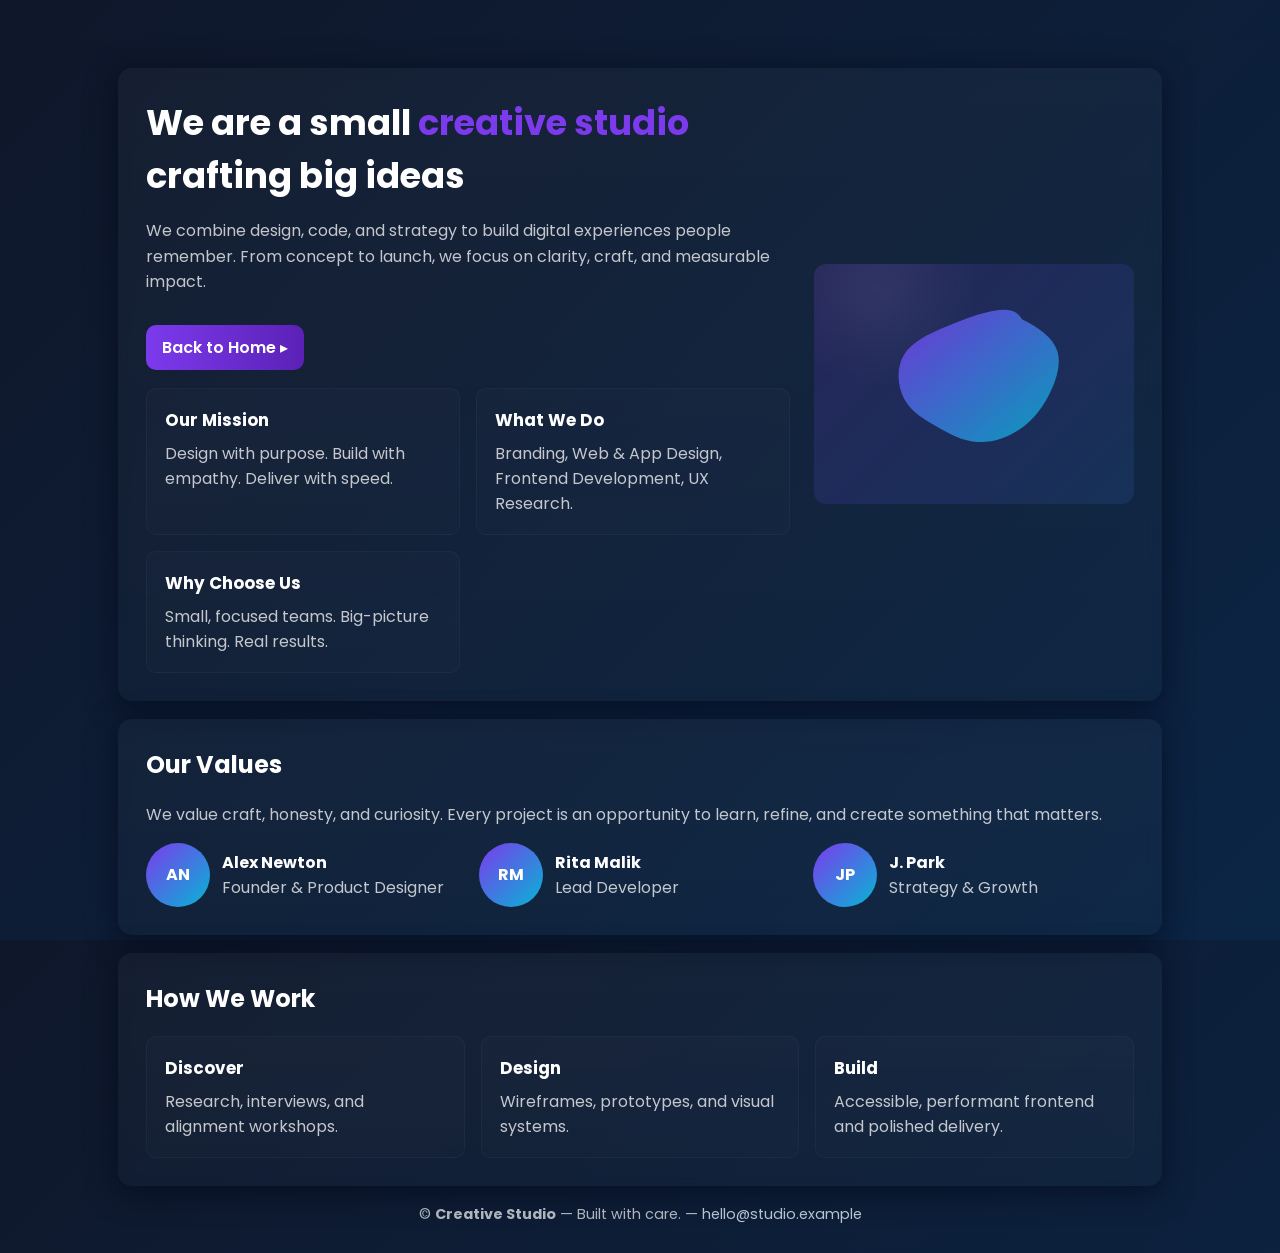
<file: About.html>
<!DOCTYPE html>
<html lang="en">
<head>
    <meta charset="UTF-8" />
    <meta name="viewport" content="width=device-width, initial-scale=1.0" />
    <title>About — Creative Studio</title>
    <link rel="preconnect" href="https://fonts.gstatic.com" crossorigin>
    <link href="https://fonts.googleapis.com/css2?family=Poppins:wght@300;400;600;700&display=swap" rel="stylesheet">
    <style>
        :root{
            --bg1: #0f172a;
            --bg2: #0b2545;
            --accent: #7c3aed;
            --glass: rgba(255,255,255,0.06);
            --muted: rgba(255,255,255,0.75);
        }
        *{box-sizing:border-box}
        html,body{height:100%;margin:0;font-family: 'Poppins', system-ui, -apple-system, 'Segoe UI', Roboto, 'Helvetica Neue', Arial; background:linear-gradient(135deg,var(--bg1),var(--bg2));color:#fff}
        .wrap{max-width:1100px;margin:40px auto;padding:28px}
        .card{background:linear-gradient(180deg, rgba(255,255,255,0.03), rgba(255,255,255,0.02));border-radius:14px;padding:28px;margin-bottom:18px;backdrop-filter: blur(6px);box-shadow: 0 6px 30px rgba(2,6,23,0.6)}
        .hero{display:flex;gap:24px;align-items:center}
        .hero .left{flex:1}
        .title{font-size:2.2rem;margin:0 0 8px;color:linear-gradient(90deg,#fff,#d1c4ff)}
        .title strong{color:var(--accent)}
        .lead{color:var(--muted);line-height:1.6}
        .cta{display:inline-flex;align-items:center;gap:10px;margin-top:14px;padding:10px 16px;border-radius:10px;background:linear-gradient(90deg,var(--accent),#5b21b6);color:#fff;text-decoration:none;font-weight:600}
        .hero .art{width:320px;flex:0 0 320px}
        .art .blob{width:100%;height:240px;border-radius:12px;background:radial-gradient(circle at 20% 10%, rgba(255,255,255,0.06), transparent 30%), linear-gradient(135deg, rgba(124,58,237,0.18), rgba(59,130,246,0.12));display:flex;align-items:center;justify-content:center}
        .art svg{width:220px;height:220px;opacity:0.95}
        .grid{display:grid;grid-template-columns:repeat(auto-fit,minmax(220px,1fr));gap:16px;margin-top:18px}
        .feature{padding:18px;border-radius:10px;background:linear-gradient(180deg, rgba(255,255,255,0.02), rgba(255,255,255,0.01));border:1px solid rgba(255,255,255,0.03)}
        .feature h3{margin:0 0 8px;font-size:1.05rem}
        .team{display:flex;gap:12px;align-items:center;margin-top:12px}
        .avatar{width:64px;height:64px;border-radius:50%;display:inline-grid;place-items:center;font-weight:700;background:linear-gradient(135deg,#7c3aed,#06b6d4);color:#fff}
        footer{opacity:0.9;color:var(--muted);text-align:center;margin-top:10px;font-size:0.9rem}
        @media (max-width:720px){.hero{flex-direction:column}.hero .art{width:100%;flex:auto}.title{font-size:1.6rem}}
    </style>
</head>
<body>
    <div class="wrap">
        <header class="card hero">
            <div class="left">
                <h1 class="title">We are a small <strong>creative studio</strong> crafting big ideas</h1>
                <p class="lead">We combine design, code, and strategy to build digital experiences people remember. From concept to launch, we focus on clarity, craft, and measurable impact.</p>
                <a class="cta" href="index.html">Back to Home ▸</a>
                <div class="grid" style="margin-top:18px">
                    <div class="feature">
                        <h3>Our Mission</h3>
                        <p style="margin:0;color:var(--muted)">Design with purpose. Build with empathy. Deliver with speed.</p>
                    </div>
                    <div class="feature">
                        <h3>What We Do</h3>
                        <p style="margin:0;color:var(--muted)">Branding, Web & App Design, Frontend Development, UX Research.</p>
                    </div>
                    <div class="feature">
                        <h3>Why Choose Us</h3>
                        <p style="margin:0;color:var(--muted)">Small, focused teams. Big-picture thinking. Real results.</p>
                    </div>
                </div>
            </div>
            <div class="art">
                <div class="blob">
                    <svg viewBox="0 0 200 200" xmlns="http://www.w3.org/2000/svg" preserveAspectRatio="xMidYMid meet">
                        <defs>
                            <linearGradient id="g1" x1="0%" y1="0%" x2="100%" y2="100%">
                                <stop offset="0%" stop-color="#7c3aed" stop-opacity="0.9"/>
                                <stop offset="100%" stop-color="#06b6d4" stop-opacity="0.85"/>
                            </linearGradient>
                        </defs>
                        <g fill="url(#g1)">
                            <path d="M43.6,-58.9C57.8,-51.6,71.5,-42.8,75.6,-30.3C79.7,-17.9,74.4,-1.8,67.4,11.3C60.4,24.4,51.7,34.6,40.6,41.9C29.5,49.2,16,53.7,2.4,52.7C-11.2,51.7,-22.5,45.3,-34,38.7C-45.4,32.1,-57.1,25.3,-63.4,13.6C-69.8,1.8,-70.8,-14.8,-63.6,-26.6C-56.5,-38.3,-41.1,-45.3,-27.3,-51.3C-13.6,-57.3,-0.8,-62.4,11.9,-65.3C24.7,-68.2,37.5,-69.9,43.6,-58.9Z" transform="translate(100 100)"/>
                        </g>
                    </svg>
                </div>
            </div>
        </header>

        <section class="card">
            <h2 style="margin-top:0">Our Values</h2>
            <p style="color:var(--muted)">We value craft, honesty, and curiosity. Every project is an opportunity to learn, refine, and create something that matters.</p>
            <div class="team">
                <div class="avatar">AN</div>
                <div style="flex:1">
                    <strong>Alex Newton</strong>
                    <div style="color:var(--muted)">Founder & Product Designer</div>
                </div>
                <div class="avatar">RM</div>
                <div style="flex:1">
                    <strong>Rita Malik</strong>
                    <div style="color:var(--muted)">Lead Developer</div>
                </div>
                <div class="avatar">JP</div>
                <div style="flex:1">
                    <strong>J. Park</strong>
                    <div style="color:var(--muted)">Strategy & Growth</div>
                </div>
            </div>
        </section>

        <section class="card">
            <h2 style="margin-top:0">How We Work</h2>
            <div class="grid">
                <div class="feature"><h3>Discover</h3><p style="margin:0;color:var(--muted)">Research, interviews, and alignment workshops.</p></div>
                <div class="feature"><h3>Design</h3><p style="margin:0;color:var(--muted)">Wireframes, prototypes, and visual systems.</p></div>
                <div class="feature"><h3>Build</h3><p style="margin:0;color:var(--muted)">Accessible, performant frontend and polished delivery.</p></div>
            </div>
        </section>

        <footer>
            <div>© <strong>Creative Studio</strong> — Built with care. — <a href="mailto:hello@studio.example" style="color:#cbd5e1;text-decoration:none">hello@studio.example</a></div>
        </footer>
    </div>
</body>
</html>
</file>
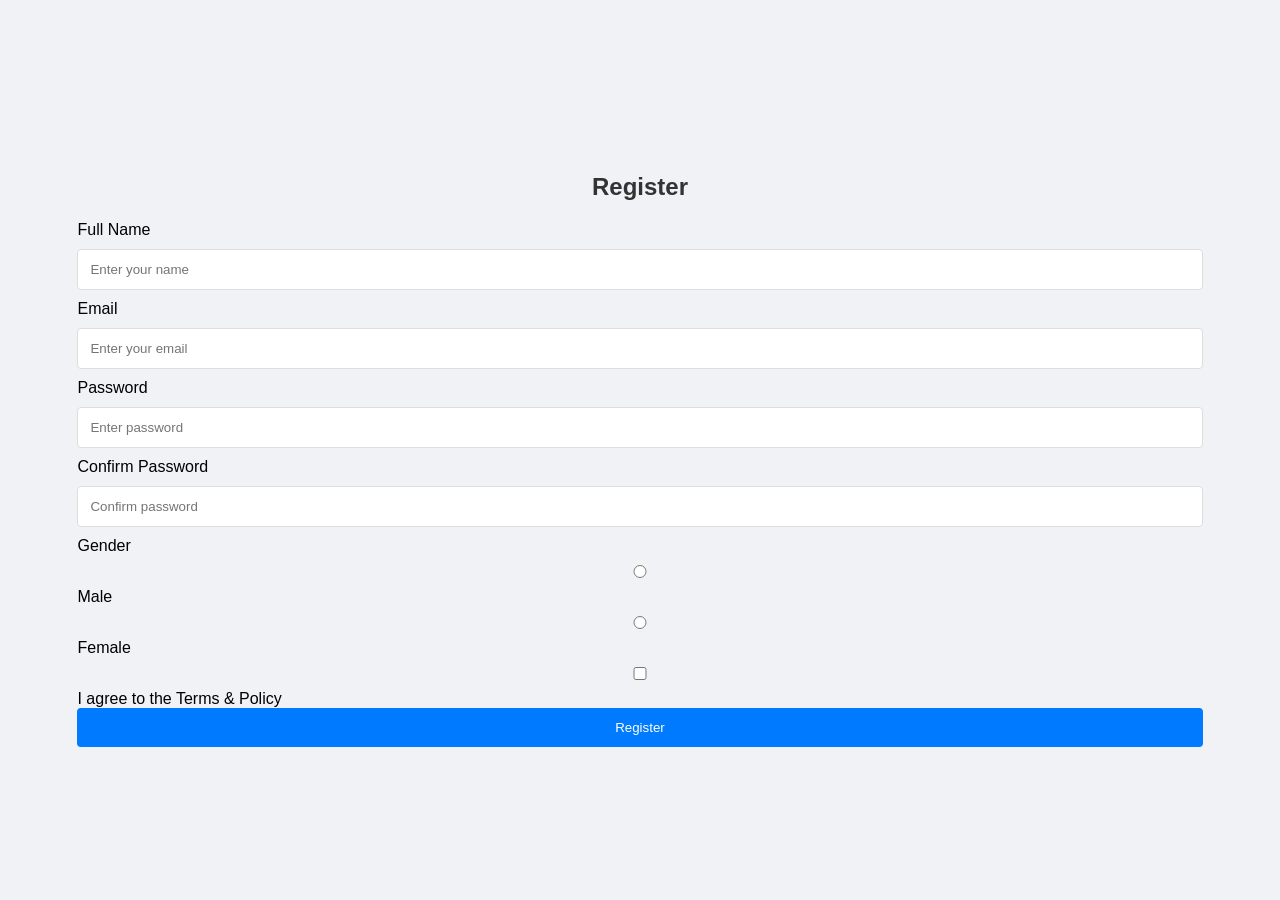
<file: register.html>
<!DOCTYPE html>
<html lang="en">
<head>
    <meta charset="UTF-8">
    <meta name="viewport" content="width=device-width, initial-scale=1.0">
    <title>Registration Form</title>
    <link rel="stylesheet" href="style.css">
</head>
<body>

    <div class="container">
        <form class="form">
            <h2>Register</h2>

            <label>Full Name</label>
            <input type="text" placeholder="Enter your name" required>

            <label>Email</label>
            <input type="email" placeholder="Enter your email" required>

            <label>Password</label>
            <input type="password" placeholder="Enter password" required>

            <label>Confirm Password</label>
            <input type="password" placeholder="Confirm password" required>

            <div class="gender">
                <label>Gender</label><br>
                <input type="radio" name="gender"> Male
                <input type="radio" name="gender"> Female
            </div>

            <div class="terms">
                <input type="checkbox" required>
                I agree to the Terms & Policy
            </div>

            <button type="submit">Register</button>
        </form>
    </div>

</body>
</html>
</file>
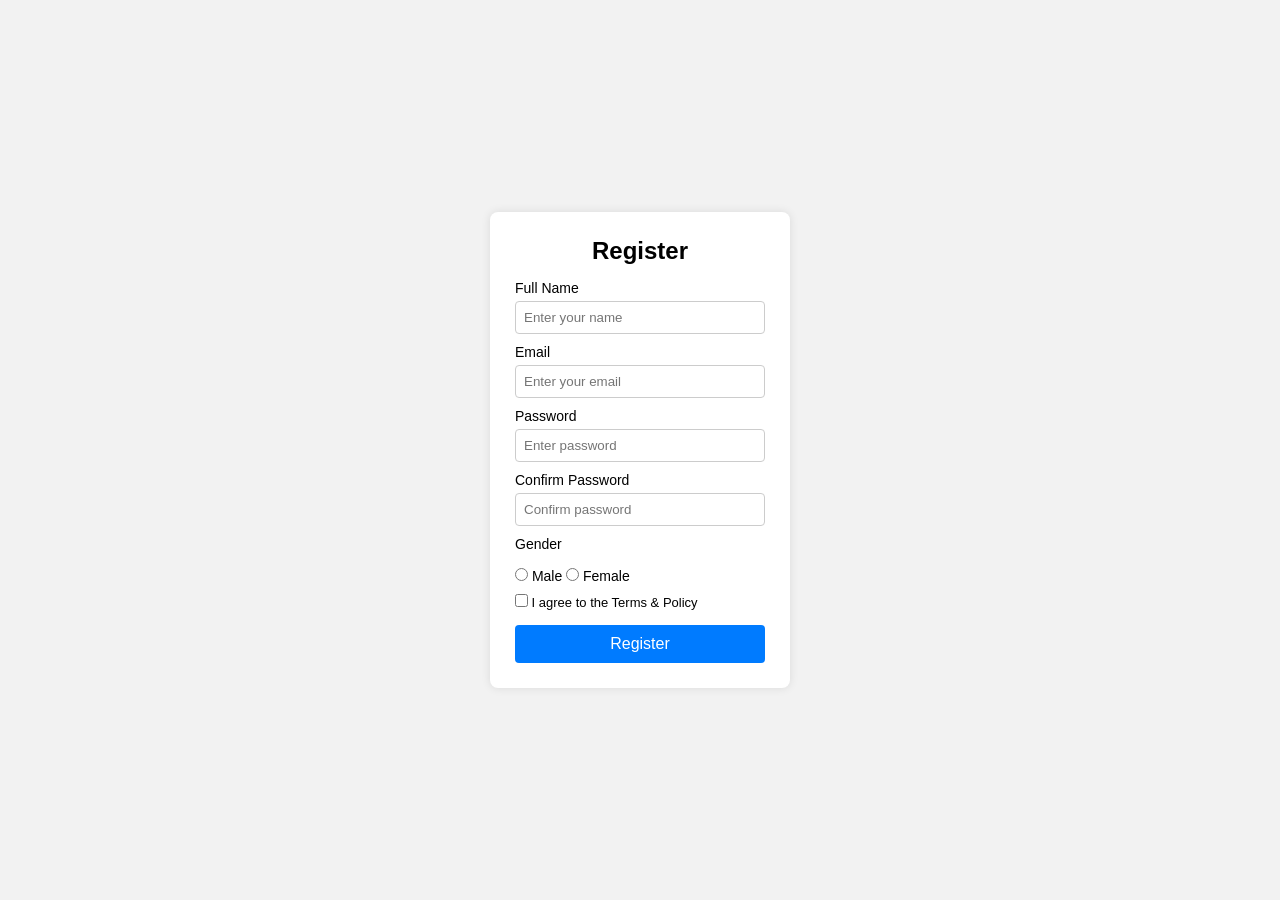
<file: Register/register.html>
<!DOCTYPE html>
<html lang="en">
<head>
    <meta charset="UTF-8">
    <meta name="viewport" content="width=device-width, initial-scale=1.0">
    <title>Registration Form</title>
    <link rel="stylesheet" href="/Register/style.css">
</head>
<body>

    <div class="container">
        <form class="form">
            <h2>Register</h2>

            <label>Full Name</label>
            <input type="text" placeholder="Enter your name" required>

            <label>Email</label>
            <input type="email" placeholder="Enter your email" required>

            <label>Password</label>
            <input type="password" placeholder="Enter password" required>

            <label>Confirm Password</label>
            <input type="password" placeholder="Confirm password" required>

            <div class="gender">
                <label>Gender</label><br>
                <input type="radio" name="gender"> Male
                <input type="radio" name="gender"> Female
            </div>

            <div class="terms">
                <input type="checkbox" required>
                I agree to the Terms & Policy
            </div>

            <button type="submit">Register</button>
        </form>
    </div>

</body>
</html>
</file>
<file: style.css>
body {
    font-family: Arial, sans-serif;
    background-color: #f0f2f5;
    display: flex;
    justify-content: center;
    align-items: center;
    height: 100vh;
    margin: 0;
}

.form-container {
    background: white;
    padding: 40px;
    border-radius: 8px;
    box-shadow: 0 4px 10px rgba(0,0,0,0.1);
    width: 300px;
}

h2 { text-align: center; color: #333; }

input {
    width: 100%;
    padding: 12px;
    margin: 10px 0;
    border: 1px solid #ddd;
    border-radius: 4px;
    box-sizing: border-box; /* Ensures padding doesn't affect width */
}

button {
    width: 100%;
    padding: 12px;
    background-color: #007bff;
    color: white;
    border: none;
    border-radius: 4px;
    cursor: pointer;
}

button:hover { background-color: #0056b3; }

.message { font-size: 12px; text-align: center; margin-top: 15px; }
</file>
<file: Register/style.css>
* {
    margin: 0;
    padding: 0;
    box-sizing: border-box;
    font-family: Arial, sans-serif;
}

body {
    background-color: #f2f2f2;
    height: 100vh;
    display: flex;
    justify-content: center;
    align-items: center;
}

.container {
    background: white;
    padding: 25px;
    border-radius: 8px;
    width: 300px;
    box-shadow: 0 0 10px rgba(0,0,0,0.1);
}

.form h2 {
    text-align: center;
    margin-bottom: 15px;
}

.form label {
    display: block;
    margin-top: 10px;
    font-size: 14px;
}

.form input[type="text"],
.form input[type="email"],
.form input[type="password"] {
    width: 100%;
    padding: 8px;
    margin-top: 5px;
    border: 1px solid #ccc;
    border-radius: 4px;
}

.gender {
    margin-top: 10px;
    font-size: 14px;
}

.terms {
    margin-top: 10px;
    font-size: 13px;
}

button {
    width: 100%;
    padding: 10px;
    margin-top: 15px;
    background-color: #007BFF;
    color: white;
    border: none;
    border-radius: 4px;
    font-size: 16px;
    cursor: pointer;
}

button:hover {
    background-color: #0056b3;
}
</file>
